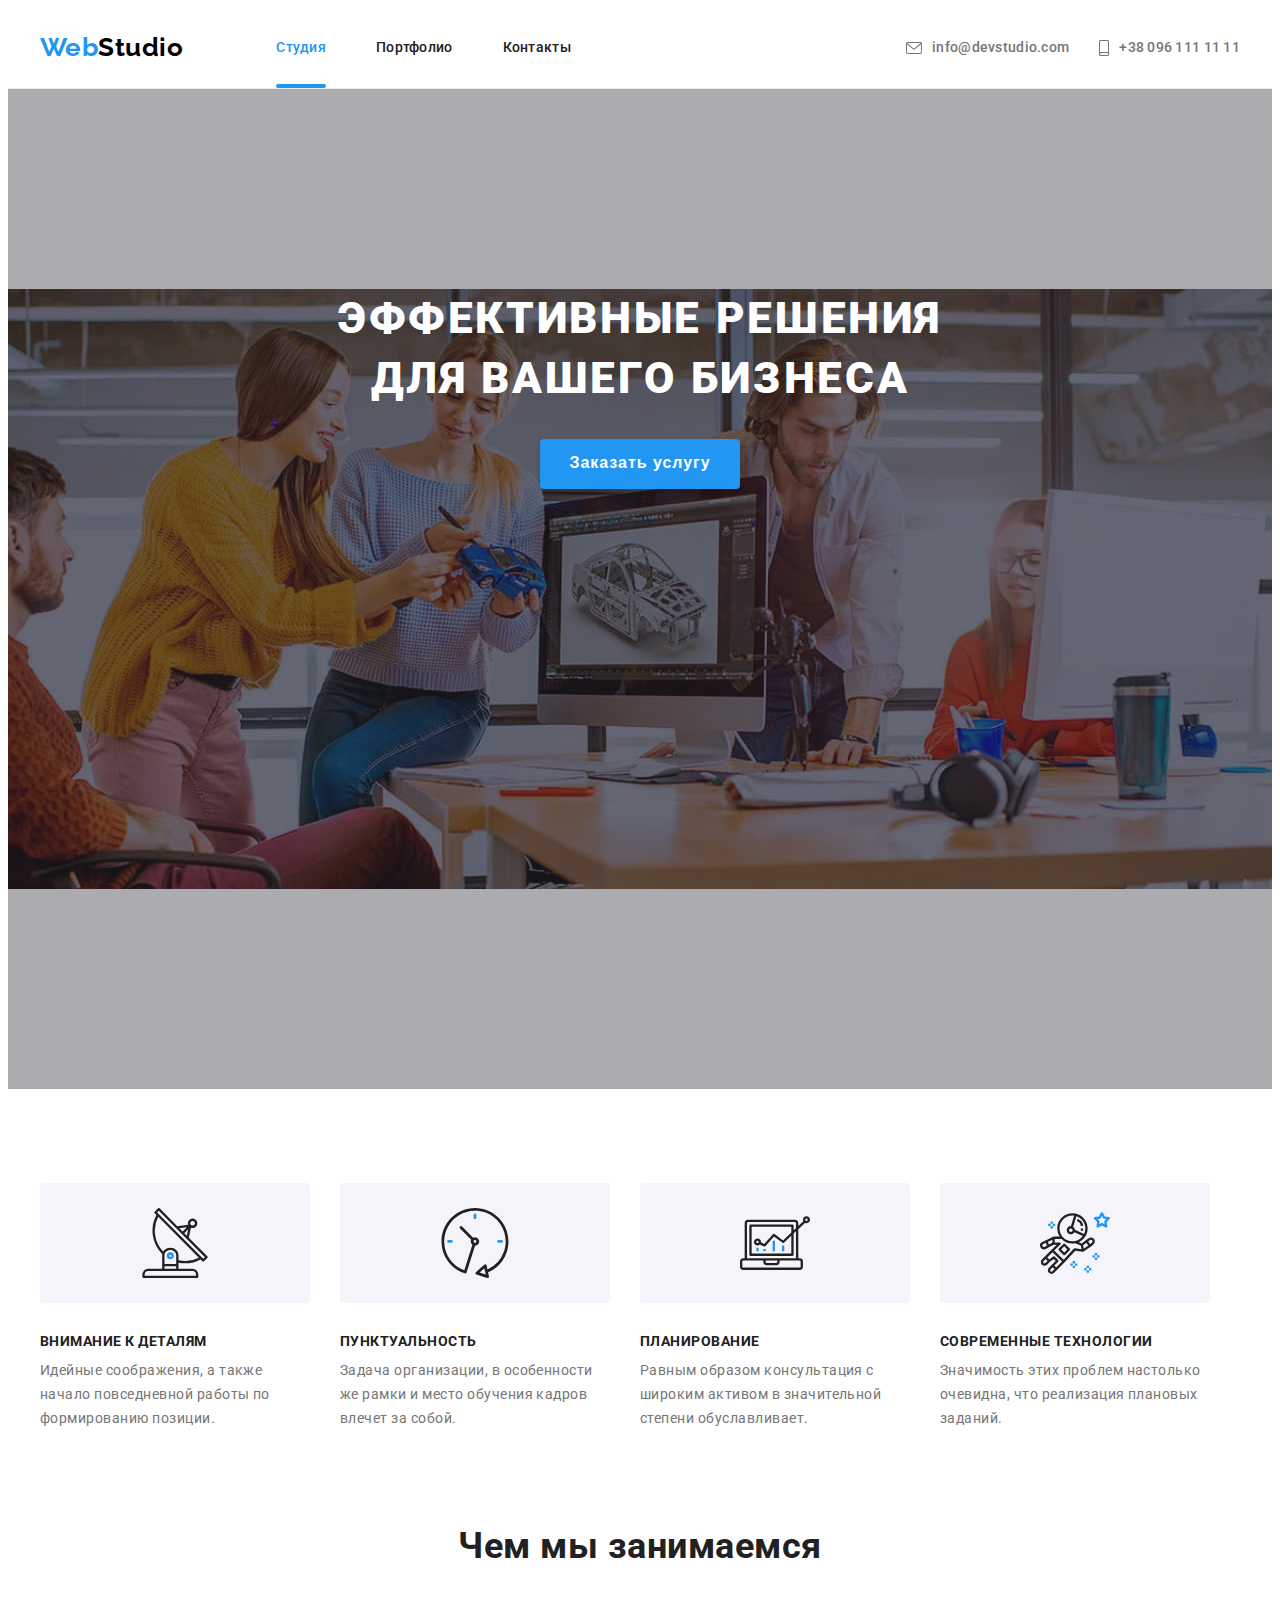
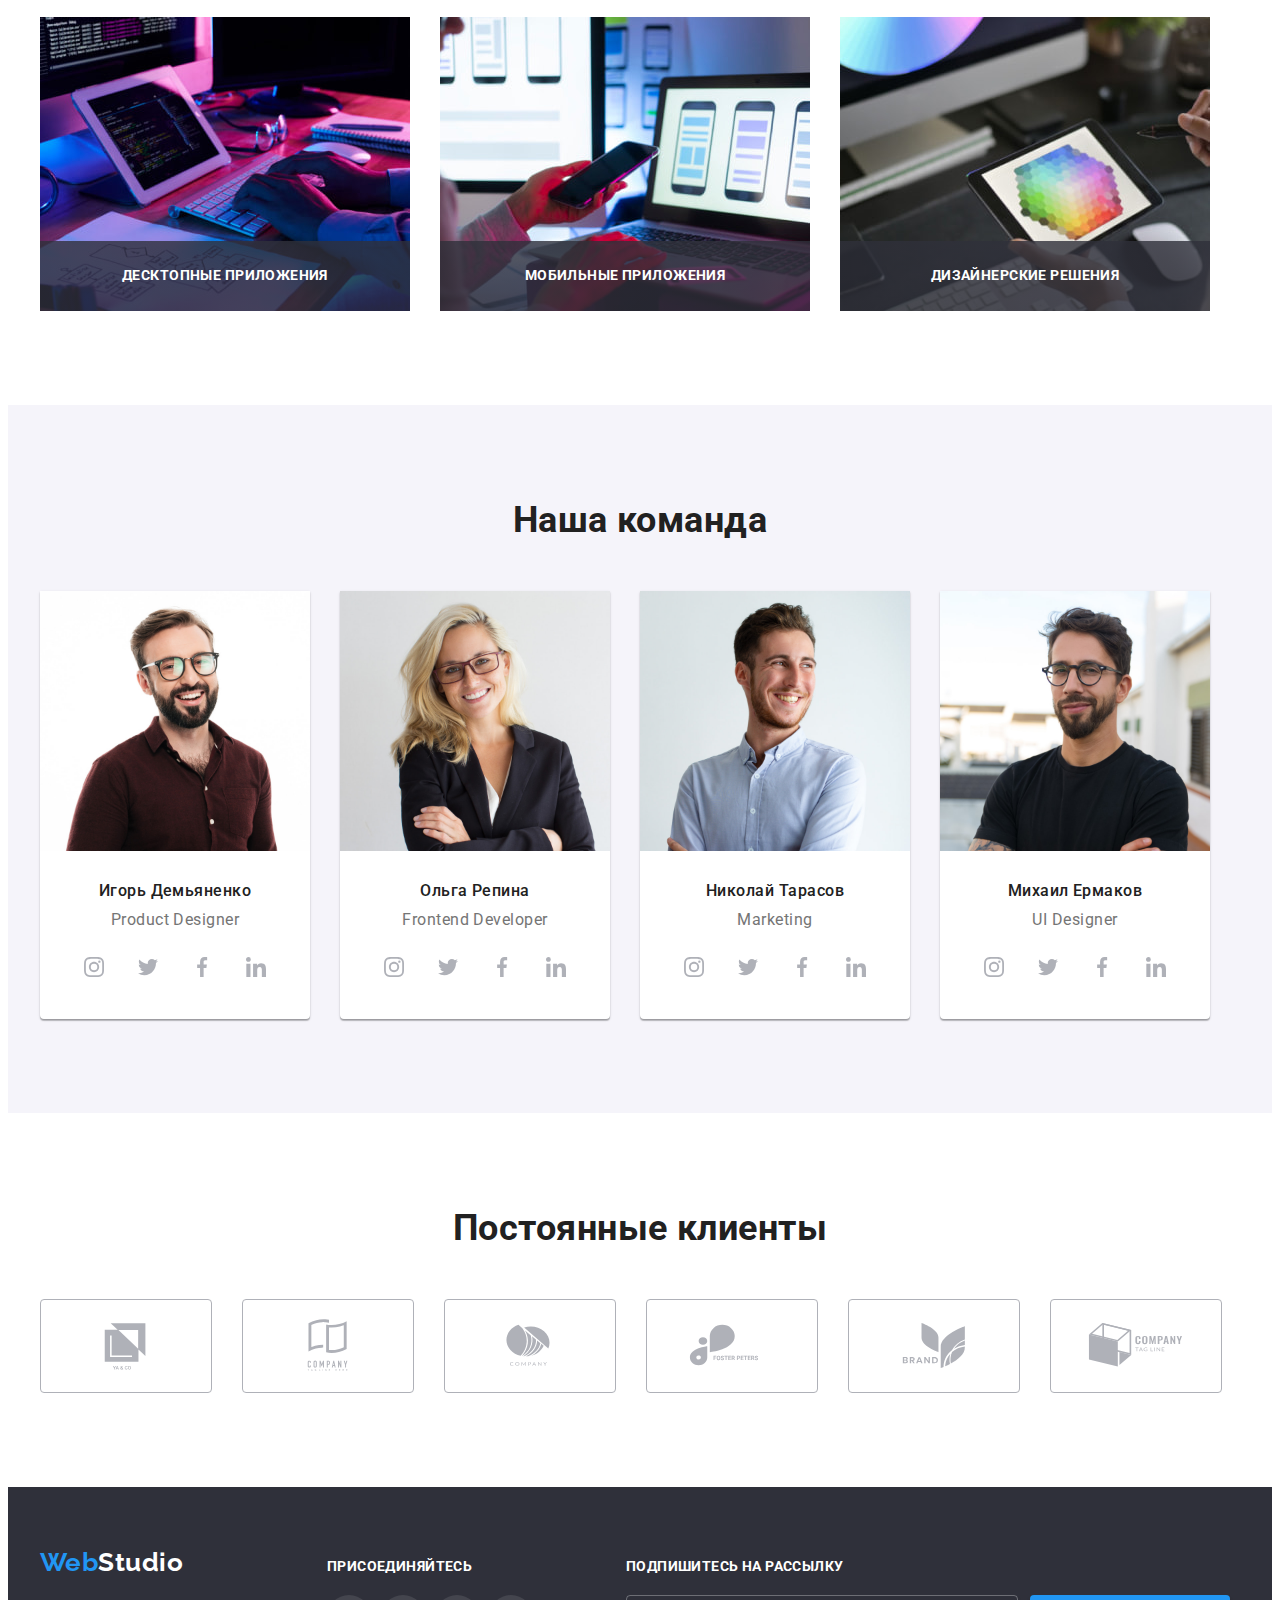
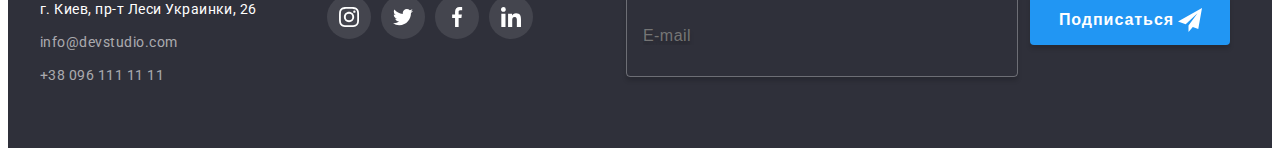
<file: index.html>
<!DOCTYPE html>
<html lang="ru">
  <head>
    <meta charset="UTF-8" />
    <meta http-equiv="X-UA-Compatible" content="IE=edge" />
    <meta name="viewport" content="width=device-width, initial-scale=1.0" />
    <title>WebStudio</title>
    <!-- Project fonts -->
    <link rel="preconnect" href="https://fonts.googleapis.com" />
    <link rel="preconnect" href="https://fonts.gstatic.com" crossorigin />
    <link
      href="https://fonts.googleapis.com/css2?family=Raleway:wght@700&family=Roboto:wght@400;500;700;900&display=swap"
      rel="stylesheet"
    />
    <!-- Normalize.css -->
    <link
      rel="stylesheet"
      href="https://cdnjs.cloudflare.com/ajax/libs/modern-normalize/1.1.0/modern-normalize.min.css"
      integrity="sha512-wpPYUAdjBVSE4KJnH1VR1HeZfpl1ub8YT/NKx4PuQ5NmX2tKuGu6U/JRp5y+Y8XG2tV+wKQpNHVUX03MfMFn9Q=="
      crossorigin="anonymous"
      referrerpolicy="no-referrer"
    />
    <!--  Custom styles -->
    <link rel="stylesheet" href="./css/main.min.css" />
  </head>
  <body>
    <!-- Header -->
    <header class="header">
      <div class="container header__container">
        <!-- Logo company-->
        <a class="logo link header__logo" href="./index.html" aria-label="Логотип сайта" lang="en"
          >Web<span class="logo__text logo__text--mode-dark">Studio</span></a
        >
        <!-- Main navigation -->
        <nav class="nav">
          <!-- Link navigation -->
          <ul class="nav__list list">
            <li class="nav__item">
              <a class="nav__link link nav__link--current" href="./index.html">Студия</a>
            </li>
            <li class="nav__item">
              <a class="nav__link link" href="./portfolio.html">Портфолио</a>
            </li>
            <li class="nav__item">
              <a class="nav__link link" href="#">Контакты</a>
            </li>
          </ul>
        </nav>
        <!-- Contacts info in header-->
        <div class="header__contacts">
          <ul class="header__contacts-list list">
            <li class="header__contacts-item">
              <a class="header__contacts-link link" href="mailto:info@devstudio.com">
                <svg class="header__contacts-icon" width="16" height="12">
                  <use href="./images/icons.svg#icon-envelope"></use>
                </svg>
                info@devstudio.com</a
              >
            </li>
            <li class="header__contacts-item">
              <a class="header__contacts-link link" href="tel:+380961111111">
                <svg class="header__contacts-icon" width="10" height="16">
                  <use href="./images/icons.svg#icon-smartphone"></use>
                </svg>
                +38 096 111 11 11</a
              >
            </li>
          </ul>
        </div>
      </div>
    </header>

    <!-- Unique page content -->
    <main>
      <!-- Hero section -->
      <section class="hero">
        <div class="container">
          <h1 class="hero__title">Эффективные решения для вашего бизнеса</h1>
          <button class="btn" type="button" data-modal-open>Заказать услугу</button>
        </div>
        <!-- Modal -->
        <div class="backdrop is-hidden" data-modal>
          <div class="modal-wrapper">
            <button class="modal-btn" type="button" data-modal-close>
              <svg class="modal-btn__icon" width="17" height="17">
                <use href="./images/icons.svg#icon-close"></use>
              </svg>
            </button>
            <b class="modal-title">Оставьте свои данные, мы вам перезвоним</b>
            <form class="modal-form">
              <label class="modal-form__group">
                <span class="modal-form__label">Имя</span>
                <input
                  class="modal-form__input"
                  type="text"
                  name="user-name"
                  minlength="3"
                  required
                />
                <svg class="modal-form__icon" width="18" height="18">
                  <use href="./images/icons.svg#icon-person-modal"></use>
                </svg>
              </label>
              <label class="modal-form__group">
                <span class="modal-form__label">Телефон</span>
                <input class="modal-form__input" type="tel" name="user-phone" required />
                <svg class="modal-form__icon" width="18" height="18">
                  <use href="./images/icons.svg#icon-phone-modal"></use>
                </svg>
              </label>
              <label class="modal-form__group">
                <span class="modal-form__label">Почта</span>
                <input class="modal-form__input" type="email" name="user-email" required />
                <svg class="modal-form__icon" width="18" height="18">
                  <use href="./images/icons.svg#icon-email-modal"></use>
                </svg>
              </label>
              <label class="modal-form__group">
                <span class="modal-form__label">Комментарий</span>
                <textarea
                  class="modal-form__input modal-form__textarea"
                  name="user-comment"
                  rows="6"
                  placeholder="Введите текст"
                ></textarea>
              </label>
              <label class="modal-form__policy-group">
                <input
                  class="modal-form__checkbox visually-hidden"
                  type="checkbox"
                  name="mark-agreement"
                />
                <span class="modal-form__custom-checkbox" role="checkbox">
                  <svg class="modal-form__icon-check" width="16" height="15">
                    <use href="./images/icons.svg#icon-check"></use>
                  </svg>
                </span>
                <span class="modal-form__agreement-text">
                  Соглашаюсь с рассылкой и принимаю
                  <a class="modal-form__agreement-link" href="#"> Условия договора </a>
                </span>
              </label>
              <button class="btn modal-form__agreement-btn" type="submit">Отправить</button>
            </form>
          </div>
        </div>
      </section>

      <!-- Features section -->
      <section class="features">
        <div class="container">
          <h2 class="visually-hidden">Особенности</h2>
          <ul class="features__list list">
            <li class="features__item">
              <div class="features__box">
                <svg width="70" height="70">
                  <use href="./images/icons.svg#icon-antenna"></use>
                </svg>
              </div>
              <h3 class="features__title">Внимание к деталям</h3>
              <p class="features__text">
                Идейные соображения, а также начало повседневной работы по формированию позиции.
              </p>
            </li>
            <li class="features__item">
              <div class="features__box">
                <svg width="70" height="70">
                  <use href="./images/icons.svg#icon-clock"></use>
                </svg>
              </div>
              <h3 class="features__title">Пунктуальность</h3>
              <p class="features__text">
                Задача организации, в особенности же рамки и место обучения кадров влечет за собой.
              </p>
            </li>
            <li class="features__item">
              <div class="features__box">
                <svg width="70" height="70">
                  <use href="./images/icons.svg#icon-diagram"></use>
                </svg>
              </div>
              <h3 class="features__title">Планирование</h3>
              <p class="features__text">
                Равным образом консультация с широким активом в значительной степени обуславливает.
              </p>
            </li>
            <li class="features__item">
              <div class="features__box">
                <svg width="70" height="70">
                  <use href="./images/icons.svg#icon-astronaut"></use>
                </svg>
              </div>
              <h3 class="features__title">Современные технологии</h3>
              <p class="features__text">
                Значимость этих проблем настолько очевидна, что реализация плановых заданий.
              </p>
            </li>
          </ul>
        </div>
      </section>

      <!-- Services section -->
      <section class="services">
        <div class="container">
          <h2 class="services__title section-title">Чем мы занимаемся</h2>
          <div class="services__container">
            <ul class="services__list list">
              <li class="services__item">
                <img
                  class="services__img"
                  src="./images/about-us-section/box-1.jpg"
                  alt="Разработка сайта"
                  width="370"
                  height="294"
                />
                <p class="services__label">Десктопные приложения</p>
              </li>
              <li class="services__item">
                <img
                  class="services__img"
                  src="./images/about-us-section/box-2.jpg"
                  alt="Разработка мобильных приложений"
                  width="370"
                  height="294"
                />
                <p class="services__label">Мобильные приложения</p>
              </li>
              <li class="services__item">
                <img
                  class="services__img"
                  src="./images/about-us-section/box-3.jpg"
                  alt="Графический дизайн"
                  width="370"
                  height="294"
                />
                <p class="services__label">Дизайнерские решения</p>
              </li>
            </ul>
          </div>
        </div>
      </section>

      <!-- Team section -->
      <section class="team">
        <div class="container">
          <h2 class="team__title section-title">Наша команда</h2>
          <ul class="team__list list">
            <li class="team__item">
              <img
                src="./images/our-team-section/person-1.jpg"
                alt="Игорь Демьяненко"
                width="270"
                height="260"
              />
              <div class="team__group">
                <h3 class="team__subtitle">Игорь Демьяненко</h3>
                <p class="team__text">Product Designer</p>
                <ul class="team__social-list list">
                  <li class="team__social-item">
                    <a class="social-link social-link--mode-light link" href="#">
                      <svg class="social-icon" width="20px" height="20px">
                        <use href="./images/icons.svg#icon-instagram"></use>
                      </svg>
                    </a>
                  </li>
                  <li class="team__social-item">
                    <a class="social-link social-link--mode-light link" href="#">
                      <svg class="social-icon" width="20px" height="20px">
                        <use href="./images/icons.svg#icon-twitter"></use>
                      </svg>
                    </a>
                  </li>
                  <li class="team__social-item">
                    <a class="social-link social-link--mode-light link" href="#">
                      <svg class="social-icon" width="20px" height="20px">
                        <use href="./images/icons.svg#icon-facebook"></use>
                      </svg>
                    </a>
                  </li>
                  <li class="team__social-item">
                    <a class="social-link social-link--mode-light link" href="#">
                      <svg class="social-icon" width="20px" height="20px">
                        <use href="./images/icons.svg#icon-linkedin"></use>
                      </svg>
                    </a>
                  </li>
                </ul>
              </div>
            </li>
            <li class="team__item">
              <img
                src="./images/our-team-section/person-2.jpg"
                alt="Ольга Репина"
                width="270"
                height="260"
              />
              <div class="team__group">
                <h3 class="team__subtitle">Ольга Репина</h3>
                <p class="team__text">Frontend Developer</p>
                <ul class="team__social-list list">
                  <li class="team__social-item">
                    <a class="social-link social-link--mode-light link" href="#">
                      <svg class="social-icon" width="20px" height="20px">
                        <use href="./images/icons.svg#icon-instagram"></use>
                      </svg>
                    </a>
                  </li>
                  <li class="team__social-item">
                    <a class="social-link social-link--mode-light link" href="#">
                      <svg class="social-icon" width="20px" height="20px">
                        <use href="./images/icons.svg#icon-twitter"></use>
                      </svg>
                    </a>
                  </li>
                  <li class="team__social-item">
                    <a class="social-link social-link--mode-light link" href="#">
                      <svg class="social-icon" width="20px" height="20px">
                        <use href="./images/icons.svg#icon-facebook"></use>
                      </svg>
                    </a>
                  </li>
                  <li class="team__social-item">
                    <a class="social-link social-link--mode-light link" href="#">
                      <svg class="social-icon" width="20px" height="20px">
                        <use href="./images/icons.svg#icon-linkedin"></use>
                      </svg>
                    </a>
                  </li>
                </ul>
              </div>
            </li>
            <li class="team__item">
              <img
                src="./images/our-team-section/person-3.jpg"
                alt="Николай Тарасов"
                width="270"
                height="260"
              />
              <div class="team__group">
                <h3 class="team__subtitle">Николай Тарасов</h3>
                <p class="team__text">Marketing</p>
                <ul class="team__social-list list">
                  <li class="team__social-item">
                    <a class="social-link social-link--mode-light link" href="#">
                      <svg class="social-icon" width="20px" height="20px">
                        <use href="./images/icons.svg#icon-instagram"></use>
                      </svg>
                    </a>
                  </li>
                  <li class="team__social-item">
                    <a class="social-link social-link--mode-light link" href="#">
                      <svg class="social-icon" width="20px" height="20px">
                        <use href="./images/icons.svg#icon-twitter"></use>
                      </svg>
                    </a>
                  </li>
                  <li class="team__social-item">
                    <a class="social-link social-link--mode-light link" href="#">
                      <svg class="social-icon" width="20px" height="20px">
                        <use href="./images/icons.svg#icon-facebook"></use>
                      </svg>
                    </a>
                  </li>
                  <li class="team__social-item">
                    <a class="social-link social-link--mode-light link" href="#">
                      <svg class="social-icon" width="20px" height="20px">
                        <use href="./images/icons.svg#icon-linkedin"></use>
                      </svg>
                    </a>
                  </li>
                </ul>
              </div>
            </li>
            <li class="team__item">
              <img
                src="./images/our-team-section/person-4.jpg"
                alt="Михаил Ермаков"
                width="270"
                height="260"
              />
              <div class="team__group">
                <h3 class="team__subtitle">Михаил Ермаков</h3>
                <p class="team__text">UI Designer</p>
                <ul class="team__social-list list">
                  <li class="team__social-item">
                    <a class="social-link social-link--mode-light link" href="#">
                      <svg class="social-icon" width="20px" height="20px">
                        <use href="./images/icons.svg#icon-instagram"></use>
                      </svg>
                    </a>
                  </li>
                  <li class="team__social-item">
                    <a class="social-link social-link--mode-light link" href="#">
                      <svg class="social-icon" width="20px" height="20px">
                        <use href="./images/icons.svg#icon-twitter"></use>
                      </svg>
                    </a>
                  </li>
                  <li class="team__social-item">
                    <a class="social-link social-link--mode-light link" href="#">
                      <svg class="social-icon" width="20px" height="20px">
                        <use href="./images/icons.svg#icon-facebook"></use>
                      </svg>
                    </a>
                  </li>
                  <li class="team__social-item">
                    <a class="social-link social-link--mode-light link" href="#">
                      <svg class="social-icon" width="20px" height="20px">
                        <use href="./images/icons.svg#icon-linkedin"></use>
                      </svg>
                    </a>
                  </li>
                </ul>
              </div>
            </li>
          </ul>
        </div>
      </section>

      <!-- Clients section -->
      <section class="clients">
        <div class="container">
          <h2 class="clients__title section-title">Постоянные клиенты</h2>
          <div class="clients__container">
            <ul class="clients__list list">
              <li class="clients__item">
                <a class="clients__link" href="#">
                  <svg class="clients__icon" width="106" height="60">
                    <use href="./images/icons.svg#icon-client-1"></use>
                  </svg>
                </a>
              </li>
              <li class="clients__item">
                <a class="clients__link" href="#">
                  <svg class="clients__icon" width="106" height="60">
                    <use href="./images/icons.svg#icon-client-2"></use>
                  </svg>
                </a>
              </li>
              <li class="clients__item">
                <a class="clients__link" href="#">
                  <svg class="clients__icon" width="106" height="60">
                    <use href="./images/icons.svg#icon-client-3"></use>
                  </svg>
                </a>
              </li>
              <li class="clients__item">
                <a class="clients__link" href="#">
                  <svg class="clients__icon" width="106" height="60">
                    <use href="./images/icons.svg#icon-client-4"></use>
                  </svg>
                </a>
              </li>
              <li class="clients__item">
                <a class="clients__link" href="#">
                  <svg class="clients__icon" width="106" height="60">
                    <use href="./images/icons.svg#icon-client-5"></use>
                  </svg>
                </a>
              </li>
              <li class="clients__item">
                <a class="clients__link" href="#">
                  <svg class="clients__icon" width="106" height="60">
                    <use href="./images/icons.svg#icon-client-6"></use>
                  </svg>
                </a>
              </li>
            </ul>
          </div>
        </div>
      </section>
    </main>

    <!-- Footer -->
    <footer class="footer">
      <div class="container footer__container">
        <div class="logo-box">
          <a class="logo link footer__logo" href="./index.html" aria-label="Логотип сайта" lang="en"
            >Web<span class="logo__text logo__text--mode-light">Studio</span></a
          >
          <address class="address">
            <p class="address__text">г. Киев, пр-т Леси Украинки, 26</p>
            <a class="address__link link" href="mailto:info@devstudio.com">info@devstudio.com</a>
            <a class="address__link link" href="tel:+380961111111">+38 096 111 11 11</a>
          </address>
        </div>
        <div class="join-box">
          <h3 class="footer__title">Присоединяйтесь</h3>
          <ul class="join-list list">
            <li class="join-list__item">
              <a class="social-link social-link--mode-dark link" href="#">
                <svg class="join-list__icon" width="20px" height="20px">
                  <use href="./images/icons.svg#icon-instagram"></use>
                </svg>
              </a>
            </li>
            <li class="join-list__item">
              <a class="social-link social-link--mode-dark link" href="#">
                <svg class="join-list__icon" width="20px" height="20px">
                  <use href="./images/icons.svg#icon-twitter"></use>
                </svg>
              </a>
            </li>
            <li class="join-list__item">
              <a class="social-link social-link--mode-dark link" href="#">
                <svg class="join-list__icon" width="20px" height="20px">
                  <use href="./images/icons.svg#icon-facebook"></use>
                </svg>
              </a>
            </li>
            <li class="join-list__item">
              <a class="social-link social-link--mode-dark link" href="#">
                <svg class="join-list__icon" width="20px" height="20px">
                  <use href="./images/icons.svg#icon-linkedin"></use>
                </svg>
              </a>
            </li>
          </ul>
        </div>
        <div class="subscribe-box">
          <b class="footer__title">Подпишитесь на рассылку</b>
          <form class="subscribe-form">
            <label class="subscribe-form__label" for="user-email">
              <input
                class="subscribe-form__input"
                type="email"
                name="user-email"
                id="user-email"
                placeholder="E-mail"
              />
            </label>
            <button class="btn subscribe-form__btn" type="submit">
              Подписаться
              <svg class="subscribe-form__icon" width="24" height="24">
                <use href="./images/icons.svg#icon-send"></use>
              </svg>
            </button>
          </form>
        </div>
      </div>
    </footer>
    <script src="./js/modal.js"></script>
  </body>
</html>
</file>
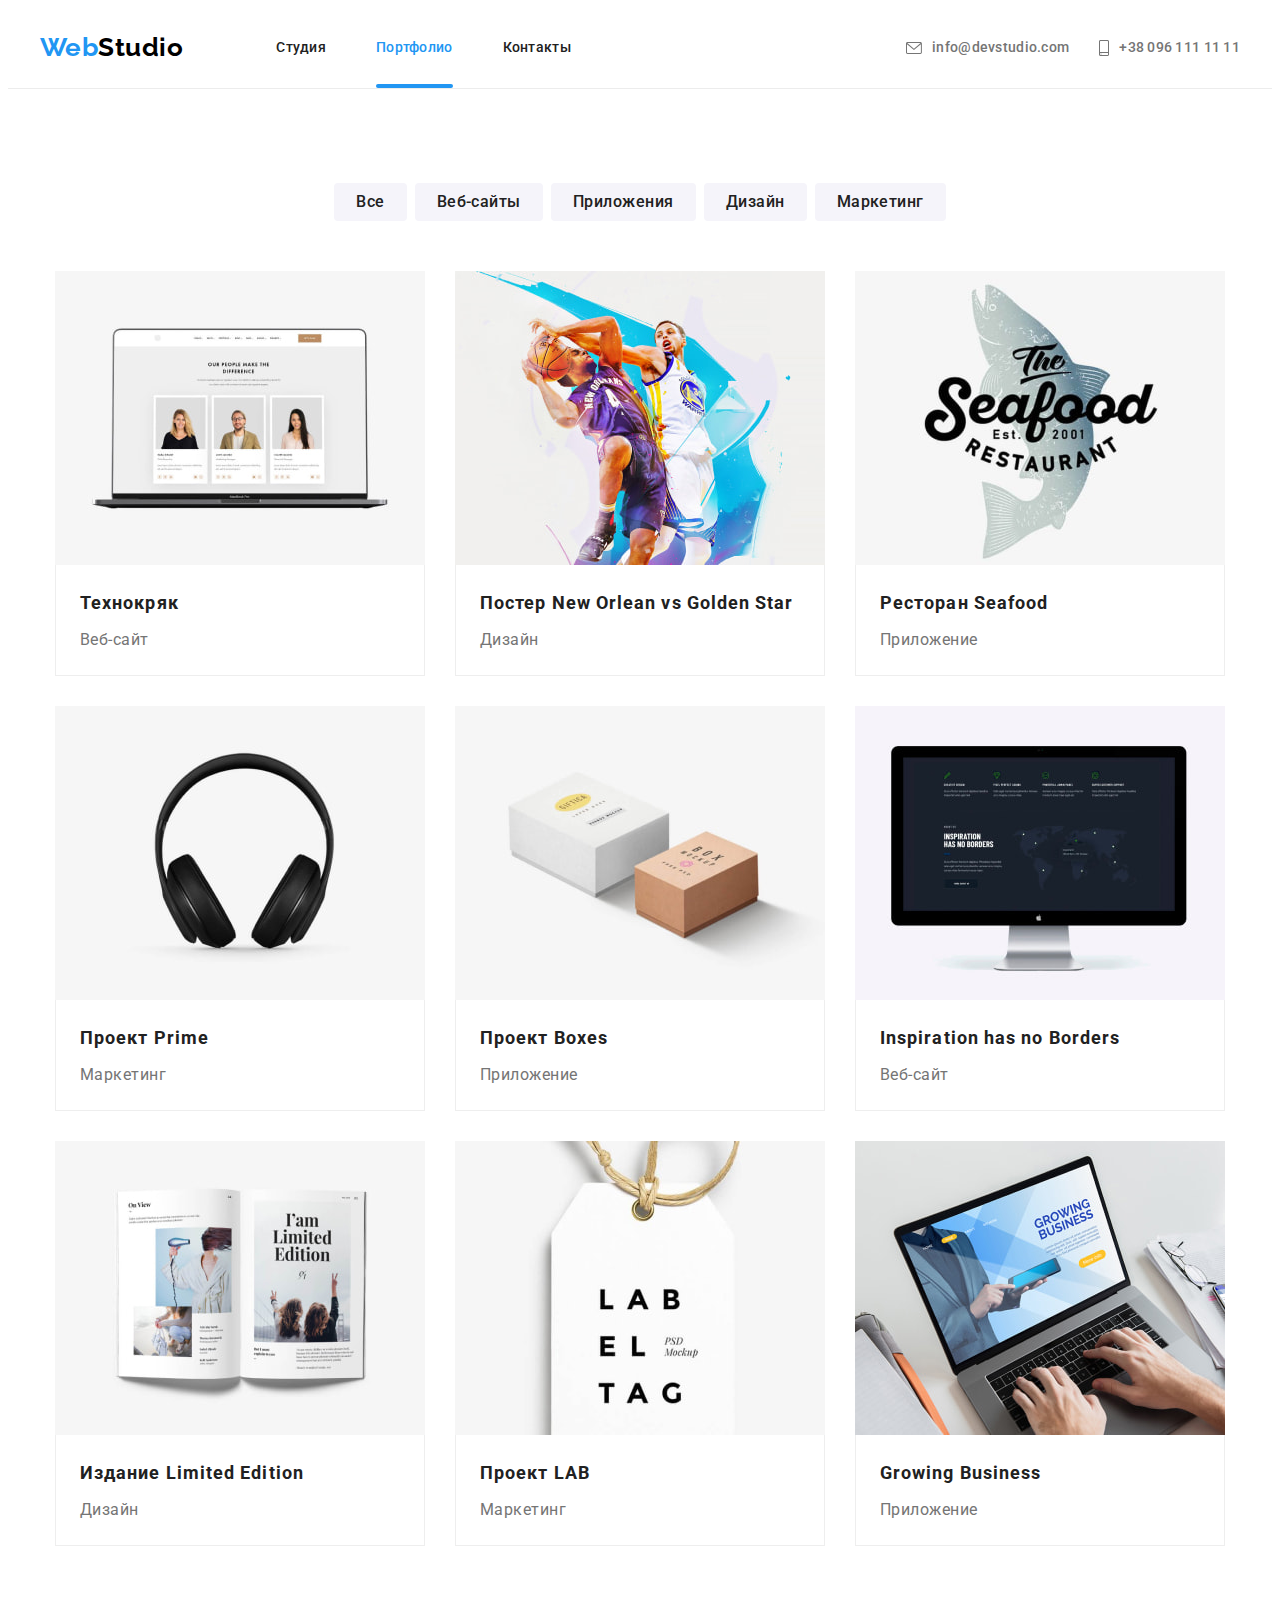
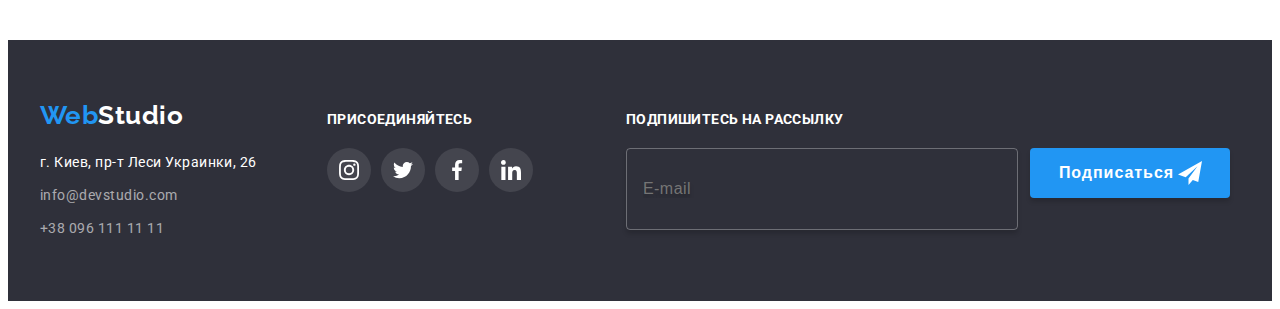
<file: portfolio.html>
<!DOCTYPE html>
<html lang="ru">
  <head>
    <meta charset="UTF-8" />
    <meta http-equiv="X-UA-Compatible" content="IE=edge" />
    <meta name="viewport" content="width=device-width, initial-scale=1.0" />
    <title>Portfolio</title>
    <!-- Project fonts -->
    <link rel="preconnect" href="https://fonts.googleapis.com" />
    <link rel="preconnect" href="https://fonts.gstatic.com" crossorigin />
    <link
      href="https://fonts.googleapis.com/css2?family=Raleway:wght@700&family=Roboto:wght@400;500;700;900&display=swap"
      rel="stylesheet"
    />
    <!-- Normalize.css -->
    <link
      rel="stylesheet"
      href="https://cdnjs.cloudflare.com/ajax/libs/modern-normalize/1.1.0/modern-normalize.min.css"
      integrity="sha512-wpPYUAdjBVSE4KJnH1VR1HeZfpl1ub8YT/NKx4PuQ5NmX2tKuGu6U/JRp5y+Y8XG2tV+wKQpNHVUX03MfMFn9Q=="
      crossorigin="anonymous"
      referrerpolicy="no-referrer"
    />
    <!--  Custom styles -->
    <link rel="stylesheet" href="./css/main.min.css" />
  </head>
  <body>
    <!-- Header -->
    <header class="header">
      <div class="container header__container">
        <!-- Logo company-->
        <a class="logo link header__logo" href="./index.html" aria-label="Логотип сайта" lang="en"
          >Web<span class="logo__text logo__text--mode-dark">Studio</span></a
        >
        <!-- Main navigation -->
        <nav class="nav">
          <!-- Link navigation -->
          <ul class="nav__list list">
            <li class="nav__item">
              <a class="nav__link link" href="./index.html">Студия</a>
            </li>
            <li class="nav__item">
              <a class="nav__link link nav__link--current" href="./portfolio.html">Портфолио</a>
            </li>
            <li class="nav__item">
              <a class="nav__link link" href="#">Контакты</a>
            </li>
          </ul>
        </nav>
        <!-- Contacts info in header-->
        <div class="header__contacts">
          <ul class="header__contacts-list list">
            <li class="header__contacts-item">
              <a class="header__contacts-link link" href="mailto:info@devstudio.com">
                <svg class="header__contacts-icon" width="16" height="12">
                  <use href="./images/icons.svg#icon-envelope"></use>
                </svg>
                info@devstudio.com</a
              >
            </li>
            <li class="header__contacts-item">
              <a class="header__contacts-link link" href="tel:+380961111111">
                <svg class="header__contacts-icon" width="10" height="16">
                  <use href="./images/icons.svg#icon-smartphone"></use>
                </svg>
                +38 096 111 11 11</a
              >
            </li>
          </ul>
        </div>
      </div>
    </header>

    <!-- Unique page content -->
    <main>
      <!-- Our projects section -->

      <!-- btn-filter -->
      <section class="portfolio">
        <div class="container">
          <h1 class="visually-hidden" hidden>Наши проекты</h1>
          <ul class="btn-filter list">
            <li class="btn-filter__item">
              <button class="btn-filter__description" type="button">Все</button>
            </li>
            <li class="btn-filter__item">
              <button class="btn-filter__description" type="button">Веб-сайты</button>
            </li>
            <li class="btn-filter__item">
              <button class="btn-filter__description" type="button">Приложения</button>
            </li>
            <li class="btn-filter__item">
              <button class="btn-filter__description" type="button">Дизайн</button>
            </li>
            <li class="btn-filter__item">
              <button class="btn-filter__description" type="button">Маркетинг</button>
            </li>
          </ul>

          <!-- projects list -->
          <ul class="projects-list list">
            <li class="projects-list__item">
              <a class="projects-list__link link" href="#">
                <div class="projects-list__img-box">
                  <img
                    src="./images/our-projects-section/projects-1.jpg"
                    alt="Интерфейс сайта"
                    width="370"
                    height="294"
                  />
                  <p class="projects-list__description">
                    Ресурс предлагает комплексные предложения с разным уровнем функционала и
                    сервисов. Все это позволит посетителю получить исчерпывающие сведения о компании
                    или частном лице.
                  </p>
                </div>
                <div class="projects-list__text-box">
                  <h2 class="projects-list__title">Технокряк</h2>
                  <p class="projects-list__text">Веб-сайт</p>
                </div>
              </a>
            </li>
            <li class="projects-list__item">
              <a class="projects-list__link link" href="#">
                <div class="projects-list__img-box">
                  <img
                    src="./images/our-projects-section/projects-2.jpg"
                    alt="Баскетболисты"
                    width="370"
                    height="294"
                  />
                  <p class="projects-list__description">
                    Ресурс предлагает комплексные предложения с разным уровнем функционала и
                    сервисов. Все это позволит посетителю получить исчерпывающие сведения о компании
                    или частном лице.
                  </p>
                </div>
                <div class="projects-list__text-box">
                  <h2 class="projects-list__title">Постер New Orlean vs Golden Star</h2>
                  <p class="projects-list__text">Дизайн</p>
                </div>
              </a>
            </li>
            <li class="projects-list__item">
              <a class="projects-list__link link" href="#">
                <div class="projects-list__img-box">
                  <img
                    src="./images/our-projects-section/projects-3.jpg"
                    alt="Интерфейс приложения"
                    width="370"
                    height="294"
                  />
                  <p class="projects-list__description">
                    Ресурс предлагает комплексные предложения с разным уровнем функционала и
                    сервисов. Все это позволит посетителю получить исчерпывающие сведения о компании
                    или частном лице.
                  </p>
                </div>
                <div class="projects-list__text-box">
                  <h2 class="projects-list__title">Ресторан Seafood</h2>
                  <p class="projects-list__text">Приложение</p>
                </div>
              </a>
            </li>
            <li class="projects-list__item">
              <a class="projects-list__link link" href="#">
                <div class="projects-list__img-box">
                  <img
                    src="./images/our-projects-section/projects-4.jpg"
                    alt="Наушники"
                    width="370"
                    height="294"
                  />
                  <p class="projects-list__description">
                    Ресурс предлагает комплексные предложения с разным уровнем функционала и
                    сервисов. Все это позволит посетителю получить исчерпывающие сведения о компании
                    или частном лице.
                  </p>
                </div>
                <div class="projects-list__text-box">
                  <h2 class="projects-list__title">Проект Prime</h2>
                  <p class="projects-list__text">Маркетинг</p>
                </div>
              </a>
            </li>
            <li class="projects-list__item">
              <a class="projects-list__link link" href="#">
                <div class="projects-list__img-box">
                  <img
                    src="./images/our-projects-section/projects-5.jpg"
                    alt="Коробки"
                    width="370"
                    height="294"
                  />
                  <p class="projects-list__description">
                    Ресурс предлагает комплексные предложения с разным уровнем функционала и
                    сервисов. Все это позволит посетителю получить исчерпывающие сведения о компании
                    или частном лице.
                  </p>
                </div>
                <div class="projects-list__text-box">
                  <h2 class="projects-list__title">Проект Boxes</h2>
                  <p class="projects-list__text">Приложение</p>
                </div>
              </a>
            </li>
            <li class="projects-list__item">
              <a class="projects-list__link link" href="#">
                <div class="projects-list__img-box">
                  <img
                    src="./images/our-projects-section/projects-6.jpg"
                    alt="Интерфейс сайта"
                    width="370"
                    height="294"
                  />
                  <p class="projects-list__description">
                    Ресурс предлагает комплексные предложения с разным уровнем функционала и
                    сервисов. Все это позволит посетителю получить исчерпывающие сведения о компании
                    или частном лице.
                  </p>
                </div>
                <div class="projects-list__text-box">
                  <h2 class="projects-list__title">Inspiration has no Borders</h2>
                  <p class="projects-list__text">Веб-сайт</p>
                </div>
              </a>
            </li>
            <li class="projects-list__item">
              <a class="projects-list__link link" href="#">
                <div class="projects-list__img-box">
                  <img
                    src="./images/our-projects-section/projects-7.jpg"
                    alt="Журнал"
                    width="370"
                    height="294"
                  />
                  <p class="projects-list__description">
                    Ресурс предлагает комплексные предложения с разным уровнем функционала и
                    сервисов. Все это позволит посетителю получить исчерпывающие сведения о компании
                    или частном лице.
                  </p>
                </div>
                <div class="projects-list__text-box">
                  <h2 class="projects-list__title">Издание Limited Edition</h2>
                  <p class="projects-list__text">Дизайн</p>
                </div>
              </a>
            </li>
            <li class="projects-list__item">
              <a class="projects-list__link link" href="#">
                <div class="projects-list__img-box">
                  <img
                    src="./images/our-projects-section/projects-8.jpg"
                    alt="Бирка"
                    width="370"
                    height="294"
                  />
                  <p class="projects-list__description">
                    Ресурс предлагает комплексные предложения с разным уровнем функционала и
                    сервисов. Все это позволит посетителю получить исчерпывающие сведения о компании
                    или частном лице.
                  </p>
                </div>
                <div class="projects-list__text-box">
                  <h2 class="projects-list__title">Проект LAB</h2>
                  <p class="projects-list__text">Маркетинг</p>
                </div>
              </a>
            </li>
            <li class="projects-list__item">
              <a class="projects-list__link link" href="#">
                <div class="projects-list__img-box">
                  <img
                    src="./images/our-projects-section/projects-9.jpg"
                    alt="Ноутбук"
                    width="370"
                    height="294"
                  />
                  <p class="projects-list__description">
                    Ресурс предлагает комплексные предложения с разным уровнем функционала и
                    сервисов. Все это позволит посетителю получить исчерпывающие сведения о компании
                    или частном лице.
                  </p>
                </div>
                <div class="projects-list__text-box">
                  <h2 class="projects-list__title">Growing Business</h2>
                  <p class="projects-list__text">Приложение</p>
                </div>
              </a>
            </li>
          </ul>
        </div>
      </section>
    </main>
    <!-- Footer -->
    <footer class="footer">
      <div class="container footer__container">
        <div class="logo-box">
          <a class="logo link footer__logo" href="./index.html" aria-label="Логотип сайта" lang="en"
            >Web<span class="logo__text logo__text--mode-light">Studio</span></a
          >
          <address class="address">
            <p class="address__text">г. Киев, пр-т Леси Украинки, 26</p>
            <a class="address__link link" href="mailto:info@devstudio.com">info@devstudio.com</a>
            <a class="address__link link" href="tel:+380961111111">+38 096 111 11 11</a>
          </address>
        </div>
        <div class="join-box">
          <h3 class="footer__title">Присоединяйтесь</h3>
          <ul class="join-list list">
            <li class="join-list__item">
              <a class="social-link social-link--mode-dark link" href="#">
                <svg class="join-list__icon" width="20px" height="20px">
                  <use href="./images/icons.svg#icon-instagram"></use>
                </svg>
              </a>
            </li>
            <li class="join-list__item">
              <a class="social-link social-link--mode-dark link" href="#">
                <svg class="join-list__icon" width="20px" height="20px">
                  <use href="./images/icons.svg#icon-twitter"></use>
                </svg>
              </a>
            </li>
            <li class="join-list__item">
              <a class="social-link social-link--mode-dark link" href="#">
                <svg class="join-list__icon" width="20px" height="20px">
                  <use href="./images/icons.svg#icon-facebook"></use>
                </svg>
              </a>
            </li>
            <li class="join-list__item">
              <a class="social-link social-link--mode-dark link" href="#">
                <svg class="join-list__icon" width="20px" height="20px">
                  <use href="./images/icons.svg#icon-linkedin"></use>
                </svg>
              </a>
            </li>
          </ul>
        </div>
        <div class="subscribe-box">
          <b class="footer__title">Подпишитесь на рассылку</b>
          <form class="subscribe-form">
            <label class="subscribe-form__label" for="user-email">
              <input
                class="subscribe-form__input"
                type="email"
                name="user-email"
                id="user-email"
                placeholder="E-mail"
              />
            </label>
            <button class="btn subscribe-form__btn" type="submit">
              Подписаться
              <svg class="subscribe-form__icon" width="24" height="24">
                <use href="./images/icons.svg#icon-send"></use>
              </svg>
            </button>
          </form>
        </div>
      </div>
    </footer>
  </body>
</html>
</file>
<file: css/main.min.css>
:root{--main-font: 'Roboto', sans-serif;--secondary-font: 'Raleway', sans-serif;--accent-cl: #2196f3;--main-txt-cl: #757575;--secondary-txt-cl: #212121;--third-txt-cl: #ffffff;--main-bg-cl: #ffffff;--secondary-bg-cl: #f5f4fa;--third-bg-cl: #2f303a;--header-border-cl: #ececec;--header-border-currenn-cl: #000000;--modal-form-input-border-cl: rgba(33, 33, 33, 0.2);--projects-list-border-cl: #eeeeee;--subscribe-form-border-cl: rgba(255, 255, 255, 0.3);--main-shadow-cl: rgba(0, 0, 0, 0.25);--secondary-shadow-cl: rgba(0, 0, 0, 0.15);--modal-btn-bg: rgba(0, 0, 0, 0.1);--hero-btn-active-cl: #188ce8;--main-icon-cl: #afb1b8;--backdrop-cl: rgba(0, 0, 0, 0.2);--social-link-mode-dark-cl: rgba(255, 255, 255, 0.1);--address-link-cl: rgba(255, 255, 255, 0.6);--subscribe-form-input-cl: rgba(255, 255, 255, 0.6)}.visually-hidden{position:absolute;width:1px;height:1px;margin:-1px;padding:0;overflow:hidden;white-space:nowrap;border:0;clip:rect(0 0 0 0);-webkit-clip-path:inset(50%);clip-path:inset(50%)}body{color:var(--main-txt-cl);font-size:16px;font-family:var(--main-font),sans-serif;letter-spacing:0.03em}.section-title{color:var(--secondary-txt-cl);font-weight:700;font-size:36px;line-height:1.17;text-align:center}h1,h2,h3,h4,h5,h6,p{margin:0}ul,ol{margin:0;padding:0}img{display:block;max-width:100%;height:auto}.link{text-decoration:none}.list{list-style:none}.container{width:1200px;margin-right:auto;margin-left:auto;padding-right:15px;padding-left:15px}.is-hidden{opacity:0;pointer-events:none}.btn{width:200px;height:50px;color:var(--third-txt-cl);font-weight:700;font-size:16px;line-height:1.9;letter-spacing:0.06em;background:var(--accent-cl);border:none;border-radius:4px;-webkit-box-shadow:0px 4px 4px var(--secondary-shadow-cl);box-shadow:0px 4px 4px var(--secondary-shadow-cl);-webkit-transition-timing-function:cubic-bezier(0.4, 0, 0.2, 1);transition-timing-function:cubic-bezier(0.4, 0, 0.2, 1);-webkit-transition-duration:250ms;transition-duration:250ms;-webkit-transition-property:color, background-color;transition-property:color, background-color}.btn:hover,.btn:focus{color:var(--main-bg-cl);background-color:var(--hero-btn-active-cl)}.social-link{display:-webkit-box;display:-ms-flexbox;display:flex;-webkit-box-align:center;-ms-flex-align:center;align-items:center;-webkit-box-pack:center;-ms-flex-pack:center;justify-content:center;width:44px;height:44px;border-radius:50%;-webkit-transition-timing-function:cubic-bezier(0.4, 0, 0.2, 1);transition-timing-function:cubic-bezier(0.4, 0, 0.2, 1);-webkit-transition-duration:250ms;transition-duration:250ms;-webkit-transition-property:background-color, fill;transition-property:background-color, fill}.social-link--mode-light{fill:var(--main-icon-cl);background-color:var(--main-bg-cl)}.social-link--mode-dark{fill:var(--main-bg-cl);background-color:var(--social-link-mode-dark-cl)}.social-link:hover,.social-link:focus{background-color:var(--accent-cl);fill:var(--main-bg-cl)}.logo{color:var(--accent-cl);font-weight:700;font-size:26px;font-family:var(--secondary-font);line-height:1.2}.logo__text--mode-dark{color:#000000}.logo__text--mode-light{color:#ffffff}.nav__list{display:-webkit-box;display:-ms-flexbox;display:flex;-webkit-box-align:center;-ms-flex-align:center;align-items:center}.nav__item{margin-right:50px}.nav__item:last-child{margin-right:0}.nav__link{position:relative;display:block;padding-top:32px;padding-bottom:32px;font-weight:500;font-size:14px;line-height:1.14;letter-spacing:0.02em;color:var(--secondary-txt-cl);-webkit-transition-timing-function:cubic-bezier(0.4, 0, 0.2, 1);transition-timing-function:cubic-bezier(0.4, 0, 0.2, 1);-webkit-transition-duration:250ms;transition-duration:250ms;-webkit-transition-property:color;transition-property:color}.nav__link:hover,.nav__link:focus{color:var(--accent-cl)}.nav__link--current{color:var(--accent-cl)}.nav__link--current::after{position:absolute;bottom:0;left:0;display:block;width:100%;height:4px;background:var(--accent-cl);border-radius:2px;content:''}.backdrop{position:fixed;top:0;left:0;z-index:999;width:100%;height:100%;background-color:var(--backdrop-cl);-webkit-transition:all 800ms ease 0ms;transition:all 800ms ease 0ms}.modal-wrapper{position:absolute;top:50%;left:50%;width:528px;padding:40px;background-color:var(--main-bg-cl);-webkit-transform:translate(-50%, -50%);transform:translate(-50%, -50%)}.modal-btn{position:absolute;top:8px;right:8px;display:-webkit-box;display:-ms-flexbox;display:flex;-webkit-box-align:center;-ms-flex-align:center;align-items:center;width:30px;height:30px;background:var(--main-bg-cl);border:1px solid var(--modal-btn-bg);border-radius:50%}.modal-btn:hover .modal-btn__icon,.modal-btn:focus .modal-btn__icon{fill:var(--accent-cl)}.modal-btn__icon{-webkit-transition-timing-function:cubic-bezier(0.4, 0, 0.2, 1);transition-timing-function:cubic-bezier(0.4, 0, 0.2, 1);-webkit-transition-duration:250ms;transition-duration:250ms;-webkit-transition-property:fill;transition-property:fill;fill:var(--header-border-currenn-cl)}.modal-title{display:block;margin-bottom:12px;color:var(--secondary-txt-cl);font-weight:700;font-size:20px;line-height:1.15;letter-spacing:0.03em;text-align:center}.modal-form__group{position:relative;display:block;margin-bottom:12px}.modal-form__label{display:inline-block;width:100%;margin-bottom:4px;color:var(--main-txt-cl);font-weight:400;font-size:12px;line-height:1.17;letter-spacing:0.01em;text-align:start}.modal-form__input{width:100%;padding:11px 12px 11px 43px;border:1px solid var(--modal-form-input-border-cl);border-radius:4px;outline:transparent;-webkit-transition-timing-function:cubic-bezier(0.4, 0, 0.2, 1);transition-timing-function:cubic-bezier(0.4, 0, 0.2, 1);-webkit-transition-duration:250ms;transition-duration:250ms;-webkit-transition-property:border-color, fill;transition-property:border-color, fill}.modal-form__input:focus,.modal-form__input:focus+.modal-form__icon,.modal-form__input:hover,.modal-form__input:hover+.modal-form__icon{border-color:var(--accent-cl);fill:var(--accent-cl)}.modal-form__icon{position:absolute;bottom:12px;left:10px;-webkit-transition-timing-function:cubic-bezier(0.4, 0, 0.2, 1);transition-timing-function:cubic-bezier(0.4, 0, 0.2, 1);-webkit-transition-duration:250ms;transition-duration:250ms;-webkit-transition-property:fill;transition-property:fill;fill:var(--secondary-txt-cl)}.modal-form__textarea{padding:12px 16px;font-weight:400;font-size:14px;line-height:1.14;letter-spacing:0.01em;resize:none}.modal-form__policy-group{display:-webkit-box;display:-ms-flexbox;display:flex;-webkit-box-align:center;-ms-flex-align:center;align-items:center;-webkit-box-pack:center;-ms-flex-pack:center;justify-content:center;margin-bottom:30px}.modal-form__checkbox:checked+.modal-form__custom-checkbox .modal-form__icon-check{opacity:1}.modal-form__custom-checkbox{display:-webkit-box;display:-ms-flexbox;display:flex;-webkit-box-align:center;-ms-flex-align:center;align-items:center;-webkit-box-pack:center;-ms-flex-pack:center;justify-content:center;width:16px;height:15px;margin-right:9px;border-radius:4px;border:2px solid var(--secondary-txt-cl);-webkit-box-shadow:0px 4px 4px var(--main-shadow-cl);box-shadow:0px 4px 4px var(--main-shadow-cl);cursor:pointer;-webkit-transition-timing-function:cubic-bezier(0.4, 0, 0.2, 1);transition-timing-function:cubic-bezier(0.4, 0, 0.2, 1);-webkit-transition-duration:250ms;transition-duration:250ms;-webkit-transition-property:background-color, outline;transition-property:background-color, outline}.modal-form__checkbox:checked+.modal-form__custom-checkbox{background-color:var(--accent-cl);border:2px solid var(--accent-cl)}.modal-form__checkbox:hover+.modal-form__custom-checkbox,.modal-form__checkbox:focus+.modal-form__custom-checkbox{border:2px solid var(--accent-cl)}.modal-form__icon-check{opacity:0;-webkit-transition-timing-function:cubic-bezier(0.4, 0, 0.2, 1);transition-timing-function:cubic-bezier(0.4, 0, 0.2, 1);-webkit-transition-duration:250ms;transition-duration:250ms;-webkit-transition-property:fill;transition-property:fill;fill:var(--main-bg-cl)}.modal-form__agreement-text{color:var(--main-txt-cl);font-weight:400;font-size:14px;line-height:1.71px;letter-spacing:0.03em}.modal-form__agreement-link{-webkit-text-decoration-line:underline;text-decoration-line:underline;color:var(--accent-cl)}.btn-filter{display:-webkit-box;display:-ms-flexbox;display:flex;-webkit-box-align:center;-ms-flex-align:center;align-items:center;-webkit-box-pack:center;-ms-flex-pack:center;justify-content:center;margin-bottom:50px}.btn-filter__item{margin-right:8px}.btn-filter__item:last-child{margin-right:0}.btn-filter__description{padding:6px 22px;color:var(--secondary-txt-cl);font-weight:500;font-size:16px;font-family:inherit;font-style:normal;line-height:1.62;letter-spacing:0.03em;text-align:center;background-color:var(--secondary-bg-cl);border:none;border-radius:4px;-webkit-transition-timing-function:cubic-bezier(0.4, 0, 0.2, 1);transition-timing-function:cubic-bezier(0.4, 0, 0.2, 1);-webkit-transition-duration:250ms;transition-duration:250ms;-webkit-transition-property:color, background-color, -webkit-box-shadow;transition-property:color, background-color, -webkit-box-shadow;transition-property:color, background-color, box-shadow;transition-property:color, background-color, box-shadow, -webkit-box-shadow}.btn-filter__description:hover,.btn-filter__description:focus{color:var(--third-txt-cl);background-color:var(--accent-cl);-webkit-box-shadow:0px 4px 4px var(--main-shadow-cl);box-shadow:0px 4px 4px var(--main-shadow-cl)}.header{background-color:var(--main-bg-cl);border-bottom:1px solid var(--header-border-cl)}.header__container{display:-webkit-box;display:-ms-flexbox;display:flex;-webkit-box-align:center;-ms-flex-align:center;align-items:center}.header__logo{margin-right:93px}.header__contacts{display:-webkit-box;display:-ms-flexbox;display:flex;-webkit-box-align:center;-ms-flex-align:center;align-items:center;margin-left:auto}.header__contacts-list{display:-webkit-box;display:-ms-flexbox;display:flex;-webkit-box-align:center;-ms-flex-align:center;align-items:center}.header__contacts-item{margin-right:30px}.header__contacts-item:last-child{margin-right:0}.header__contacts-link{display:-webkit-box;display:-ms-flexbox;display:flex;-webkit-box-align:center;-ms-flex-align:center;align-items:center;padding-top:32px;padding-bottom:32px;font-weight:500;font-size:14px;line-height:1.14;letter-spacing:0.02em;color:var(--main-txt-cl);-webkit-transition-timing-function:cubic-bezier(0.4, 0, 0.2, 1);transition-timing-function:cubic-bezier(0.4, 0, 0.2, 1);-webkit-transition-duration:250ms;transition-duration:250ms;-webkit-transition-property:color;transition-property:color}.header__contacts-link:hover,.header__contacts-link:focus{color:var(--accent-cl)}.header__contacts-icon{margin-right:10px;fill:currentColor}.hero{max-width:1600px;height:600px;margin-right:auto;margin-left:auto;padding-top:200px;padding-bottom:200px;text-align:center;background-image:-webkit-gradient(linear, left top, right top, from(rgba(47,48,58,0.4)), to(rgba(47,48,58,0.4))),url("../images/hero-section/hero-bg.jpg");background-image:linear-gradient(to right, rgba(47,48,58,0.4), rgba(47,48,58,0.4)),url("../images/hero-section/hero-bg.jpg");background-repeat:no-repeat;background-position:center}.hero__title{-webkit-box-align:center;-ms-flex-align:center;align-items:center;width:696px;margin-right:auto;margin-bottom:30px;margin-left:auto;color:var(--third-txt-cl);font-weight:900;font-size:44px;line-height:1.36;letter-spacing:0.06em;text-align:center;text-transform:uppercase}.features{padding-top:94px;padding-bottom:94px}.features__list{display:-webkit-box;display:-ms-flexbox;display:flex;-webkit-box-align:center;-ms-flex-align:center;align-items:center;margin-left:auto}.features__item{width:270px;margin-right:30px}.features__item:last-child{margin-right:0}.features__box{display:-webkit-box;display:-ms-flexbox;display:flex;-webkit-box-align:center;-ms-flex-align:center;align-items:center;-webkit-box-pack:center;-ms-flex-pack:center;justify-content:center;width:270px;height:120px;margin-bottom:30px;background-color:var(--secondary-bg-cl);border-radius:4px}.features__title{margin-bottom:10px;color:var(--secondary-txt-cl);font-weight:700;font-size:14px;line-height:16px;text-transform:uppercase}.features__text{color:var(--main-txt-cl);font-weight:400;font-size:14px;line-height:1.71}.services{padding-bottom:94px}.services__title{margin-bottom:50px}.services__container{display:-webkit-box;display:-ms-flexbox;display:flex;-webkit-box-align:center;-ms-flex-align:center;align-items:center;margin-left:auto}.services__list{display:-webkit-box;display:-ms-flexbox;display:flex;-webkit-box-align:center;-ms-flex-align:center;align-items:center}.services__item{position:relative;margin-right:30px}.services__item:last-child{margin-right:0}.services__label{position:absolute;bottom:0;left:0;z-index:1;display:block;width:100%;padding-top:27px;padding-bottom:27px;color:var(--third-txt-cl);font-weight:700;font-size:14px;line-height:1.14;letter-spacing:0.03em;text-align:center;text-transform:uppercase;background-image:-webkit-gradient(linear, left top, right top, from(rgba(47,48,58,0.8)), to(rgba(47,48,58,0.8)));background-image:linear-gradient(to right, rgba(47,48,58,0.8), rgba(47,48,58,0.8))}.team{padding-top:94px;padding-bottom:94px;background-color:var(--secondary-bg-cl)}.team__title{margin-bottom:50px}.team__list{display:-webkit-box;display:-ms-flexbox;display:flex;-webkit-box-align:center;-ms-flex-align:center;align-items:center}.team__item{margin-right:30px;background-color:var(--main-bg-cl);border-radius:0px 0px 4px 4px;-webkit-box-shadow:0px 1px 3px rgba(0,0,0,0.12),0px 1px 1px rgba(0,0,0,0.14),0px 2px 1px rgba(0,0,0,0.2);box-shadow:0px 1px 3px rgba(0,0,0,0.12),0px 1px 1px rgba(0,0,0,0.14),0px 2px 1px rgba(0,0,0,0.2)}.team__item:last-child{margin-right:0}.team__group{display:-webkit-box;display:-ms-flexbox;display:flex;-webkit-box-orient:vertical;-webkit-box-direction:normal;-ms-flex-direction:column;flex-direction:column;-webkit-box-align:center;-ms-flex-align:center;align-items:center;width:270px;padding-top:30px;padding-bottom:30px}.team__subtitle{margin-bottom:10px;color:var(--secondary-txt-cl);font-weight:500;font-size:16px;line-height:1.19;text-align:center}.team__text{margin-bottom:16px;color:var(--main-txt-cl);font-weight:400;font-size:16px;line-height:1.19;text-align:center}.team__social-list{display:-webkit-box;display:-ms-flexbox;display:flex}.team__social-item{display:-webkit-box;display:-ms-flexbox;display:flex;margin-right:10px}.team__social-item:last-child{margin-right:0}.clients{padding-top:94px;padding-bottom:94px}.clients__title{margin-bottom:50px}.clients__list{display:-webkit-box;display:-ms-flexbox;display:flex}.clients__item{display:-webkit-box;display:-ms-flexbox;display:flex;margin-right:30px}.clients__item:last-child{margin-right:0}.clients__link{display:-webkit-box;display:-ms-flexbox;display:flex;-webkit-box-align:center;-ms-flex-align:center;align-items:center;-webkit-box-pack:center;-ms-flex-pack:center;justify-content:center;width:170px;height:92px;border:solid 1px var(--main-icon-cl);border-radius:4px;-webkit-transition-timing-function:cubic-bezier(0.4, 0, 0.2, 1);transition-timing-function:cubic-bezier(0.4, 0, 0.2, 1);-webkit-transition-duration:250ms;transition-duration:250ms;-webkit-transition-property:border, fill;transition-property:border, fill;fill:var(--main-icon-cl)}.clients__link:hover,.clients__link:focus{border:solid 1px var(--accent-cl);fill:var(--accent-cl)}.footer{-webkit-box-sizing:border-box;box-sizing:border-box;padding-top:60px;padding-bottom:60px;background-color:var(--third-bg-cl)}.footer__title{display:-webkit-box;display:-ms-flexbox;display:flex;margin-bottom:20px;color:var(--third-txt-cl);font-weight:700;font-size:14px;line-height:1.14;letter-spacing:0.03em;text-transform:uppercase}.footer__container{display:-webkit-box;display:-ms-flexbox;display:flex;-webkit-box-align:baseline;-ms-flex-align:baseline;align-items:baseline;-webkit-box-pack:start;-ms-flex-pack:start;justify-content:flex-start}.footer__logo{margin-bottom:20px}.logo-box{display:-webkit-box;display:-ms-flexbox;display:flex;-webkit-box-orient:vertical;-webkit-box-direction:normal;-ms-flex-direction:column;flex-direction:column;margin-right:70px}.address{display:-webkit-box;display:-ms-flexbox;display:flex;-webkit-box-orient:vertical;-webkit-box-direction:normal;-ms-flex-direction:column;flex-direction:column;font-style:normal}.address__text{margin-bottom:9px;color:var(--main-bg-cl);font-weight:400;font-size:14px;line-height:1.71}.address__link{-ms-flex-wrap:wrap;flex-wrap:wrap;margin-bottom:9px;color:var(--address-link-cl);font-weight:400;font-size:14px;line-height:1.71;-webkit-transition-timing-function:cubic-bezier(0.4, 0, 0.2, 1);transition-timing-function:cubic-bezier(0.4, 0, 0.2, 1);-webkit-transition-duration:250ms;transition-duration:250ms;-webkit-transition-property:color;transition-property:color}.address__link:last-child{margin-bottom:0}.address__link:hover,.address__link:focus{color:var(--accent-cl)}.join-box{display:-webkit-box;display:-ms-flexbox;display:flex;-webkit-box-orient:vertical;-webkit-box-direction:normal;-ms-flex-direction:column;flex-direction:column;margin-right:93px}.join-list{display:-webkit-box;display:-ms-flexbox;display:flex}.join-list__item{display:-webkit-box;display:-ms-flexbox;display:flex;margin-right:10px}.join-list__item:last-child{margin-right:0}.subscribe-box{display:-webkit-box;display:-ms-flexbox;display:flex;-webkit-box-orient:vertical;-webkit-box-direction:normal;-ms-flex-direction:column;flex-direction:column}.subscribe-form{display:-webkit-box;display:-ms-flexbox;display:flex}.subscribe-form__input{width:358px;height:50px;margin-right:12px;padding:15px 16px;color:var(--subscribe-form-input-cl);font-weight:400;font-size:16px;line-height:1.25;letter-spacing:0.03em;text-shadow:0px 4px 4px var(--main-shadow-cl);background-color:inherit;border:1px solid var(--subscribe-form-border-cl);border-radius:4px;-webkit-box-shadow:0px 4px 4px var(--secondary-shadow-cl);box-shadow:0px 4px 4px var(--secondary-shadow-cl);-webkit-transition-timing-function:cubic-bezier(0.4, 0, 0.2, 1);transition-timing-function:cubic-bezier(0.4, 0, 0.2, 1);-webkit-transition-duration:250ms;transition-duration:250ms;-webkit-transition-property:border-color;transition-property:border-color}.subscribe-form__input:hover,.subscribe-form__input:focus{border-color:var(--main-bg-cl)}.subscribe-form__btn{display:-webkit-box;display:-ms-flexbox;display:flex;-webkit-box-align:center;-ms-flex-align:center;align-items:center;-webkit-box-pack:justify;-ms-flex-pack:justify;justify-content:space-between;padding:10px 28px 10px 29px}.subscribe-form__icon{fill:currentColor}.portfolio{display:-webkit-box;display:-ms-flexbox;display:flex;-webkit-box-align:center;-ms-flex-align:center;align-items:center;-webkit-box-pack:center;-ms-flex-pack:center;justify-content:center;padding-top:94px;padding-bottom:94px}.projects-list{display:-webkit-box;display:-ms-flexbox;display:flex;-ms-flex-wrap:wrap;flex-wrap:wrap;-webkit-box-align:center;-ms-flex-align:center;align-items:center;-webkit-box-pack:center;-ms-flex-pack:center;justify-content:center}.projects-list__item{display:-webkit-box;display:-ms-flexbox;display:flex;margin-right:30px;margin-bottom:30px}.projects-list__item:nth-child(3n){margin-right:0}.projects-list__item:nth-last-child(-n+3){margin-bottom:0}.projects-list__link{width:370px;-webkit-transition-timing-function:cubic-bezier(0.4, 0, 0.2, 1);transition-timing-function:cubic-bezier(0.4, 0, 0.2, 1);-webkit-transition-duration:250ms;transition-duration:250ms;-webkit-transition-property:-webkit-box-shadow;transition-property:-webkit-box-shadow;transition-property:box-shadow;transition-property:box-shadow, -webkit-box-shadow}.projects-list__link:hover,.projects-list__link:focus{-webkit-box-shadow:0px 4px 4px var(--main-shadow-cl);box-shadow:0px 4px 4px var(--main-shadow-cl)}.projects-list__link:hover .projects-list__description,.projects-list__link:focus .projects-list__description{-webkit-transform:translateY(0);transform:translateY(0)}.projects-list__img-box{position:relative;overflow:hidden}.projects-list__description{position:absolute;top:0;left:0;display:block;width:100%;padding:63px 24px;color:var(--third-txt-cl);font-weight:400;font-size:18px;line-height:1.56;background-image:-webkit-gradient(linear, left top, right top, from(rgba(33,150,243,0.9)), to(rgba(33,150,243,0.9)));background-image:linear-gradient(to right, rgba(33,150,243,0.9), rgba(33,150,243,0.9));-webkit-transform:translateY(100%);transform:translateY(100%);-webkit-transition-timing-function:cubic-bezier(0.4, 0, 0.2, 1);transition-timing-function:cubic-bezier(0.4, 0, 0.2, 1);-webkit-transition-duration:250ms;transition-duration:250ms;-webkit-transition-property:-webkit-transform;transition-property:-webkit-transform;transition-property:transform;transition-property:transform, -webkit-transform}.projects-list__text-box{padding:20px 24px;border-right:1px solid var(--projects-list-border-cl);border-bottom:1px solid var(--projects-list-border-cl);border-left:1px solid var(--projects-list-border-cl)}.projects-list__title{margin-bottom:4px;color:var(--secondary-txt-cl);font-weight:700;font-size:18px;line-height:2;letter-spacing:0.06em}.projects-list__text{color:var(--main-txt-cl);font-weight:400;font-size:16px;line-height:1.88}
/*# sourceMappingURL=main.min.css.map */
</file>
